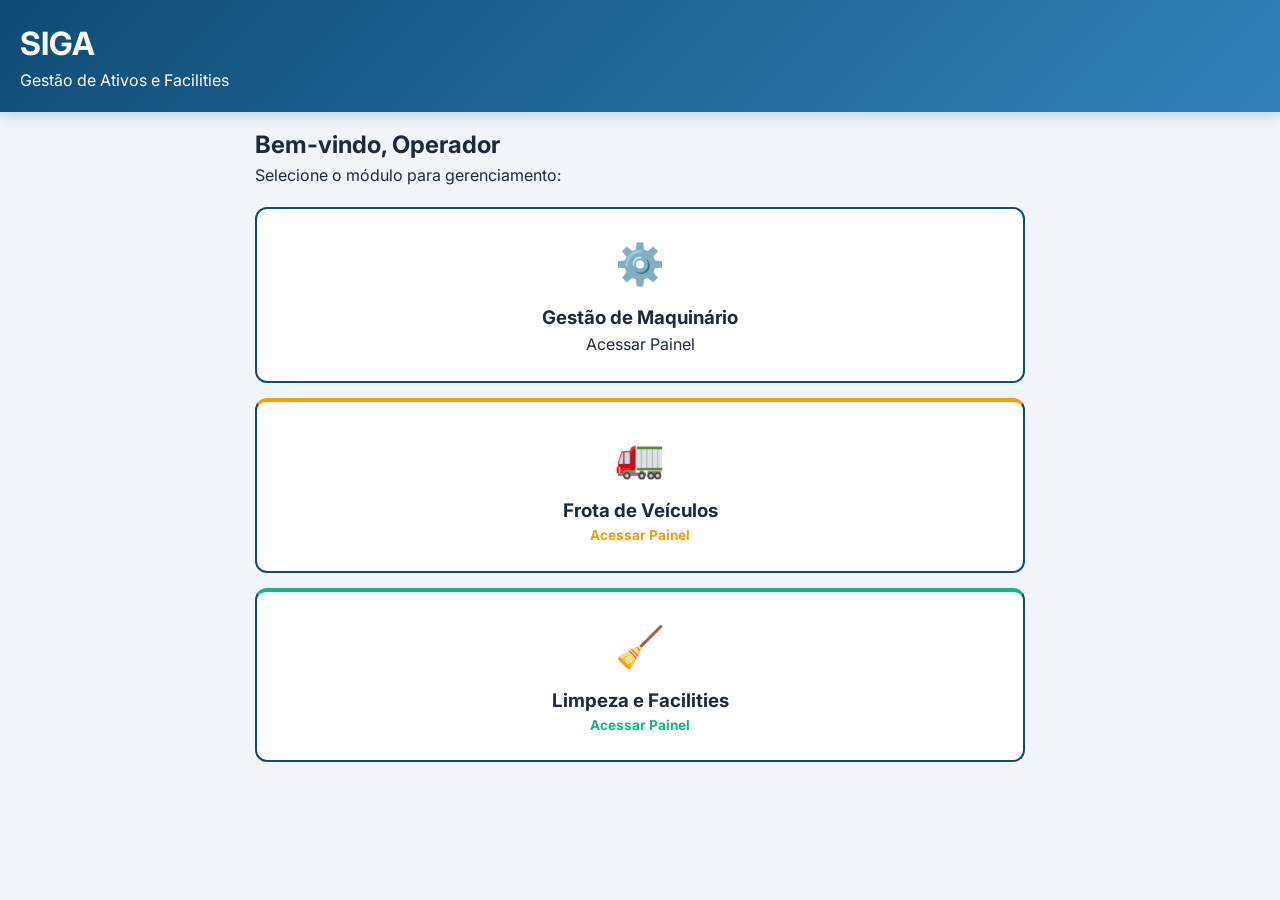
<file: index.html>
<!DOCTYPE html>
<html lang="pt-br">
  <head>
    <meta charset="UTF-8" />
    <meta name="viewport" content="width=device-width, initial-scale=1.0, maximum-scale=1.0, user-scalable=no" />
    <title>SIGA - Gestão Industrial</title>
    <link rel="stylesheet" href="css/global.css" />
    <link rel="stylesheet" href="css/index.css" />
  </head>
  <body>
    <header class="main-header">
      <h1>SIGA</h1>
      <p>Gestão de Ativos e Facilities</p>
    </header>

    <main class="container">
      <section class="welcome-msg">
        <h2>Bem-vindo, Operador</h2>
        <p>Selecione o módulo para gerenciamento:</p>
      </section>

      <nav class="menu-grid">
        <a href="maquinario.html" class="menu-card active">
          <div class="icon">⚙️</div>
          <h3>Gestão de Maquinário</h3>
          <span>Acessar Painel</span>
        </a>

        <a href="painel-frota.html" class="menu-card active" style="border-top: 4px solid #f59e0b;">
          <div class="icon">🚛</div>
          <h3>Frota de Veículos</h3>
          <span style="color: #f59e0b; font-weight: bold; font-size: 0.85rem;">Acessar Painel</span>
        </a>

        <a href="limpeza.html" class="menu-card active" style="border-top: 4px solid #10b981;">
          <div class="icon">🧹</div>
          <h3>Limpeza e Facilities</h3>
          <span style="color: #10b981; font-weight: bold; font-size: 0.85rem;">Acessar Painel</span>
        </a>
      </nav>
    </main>
  </body>
</html>
</file>
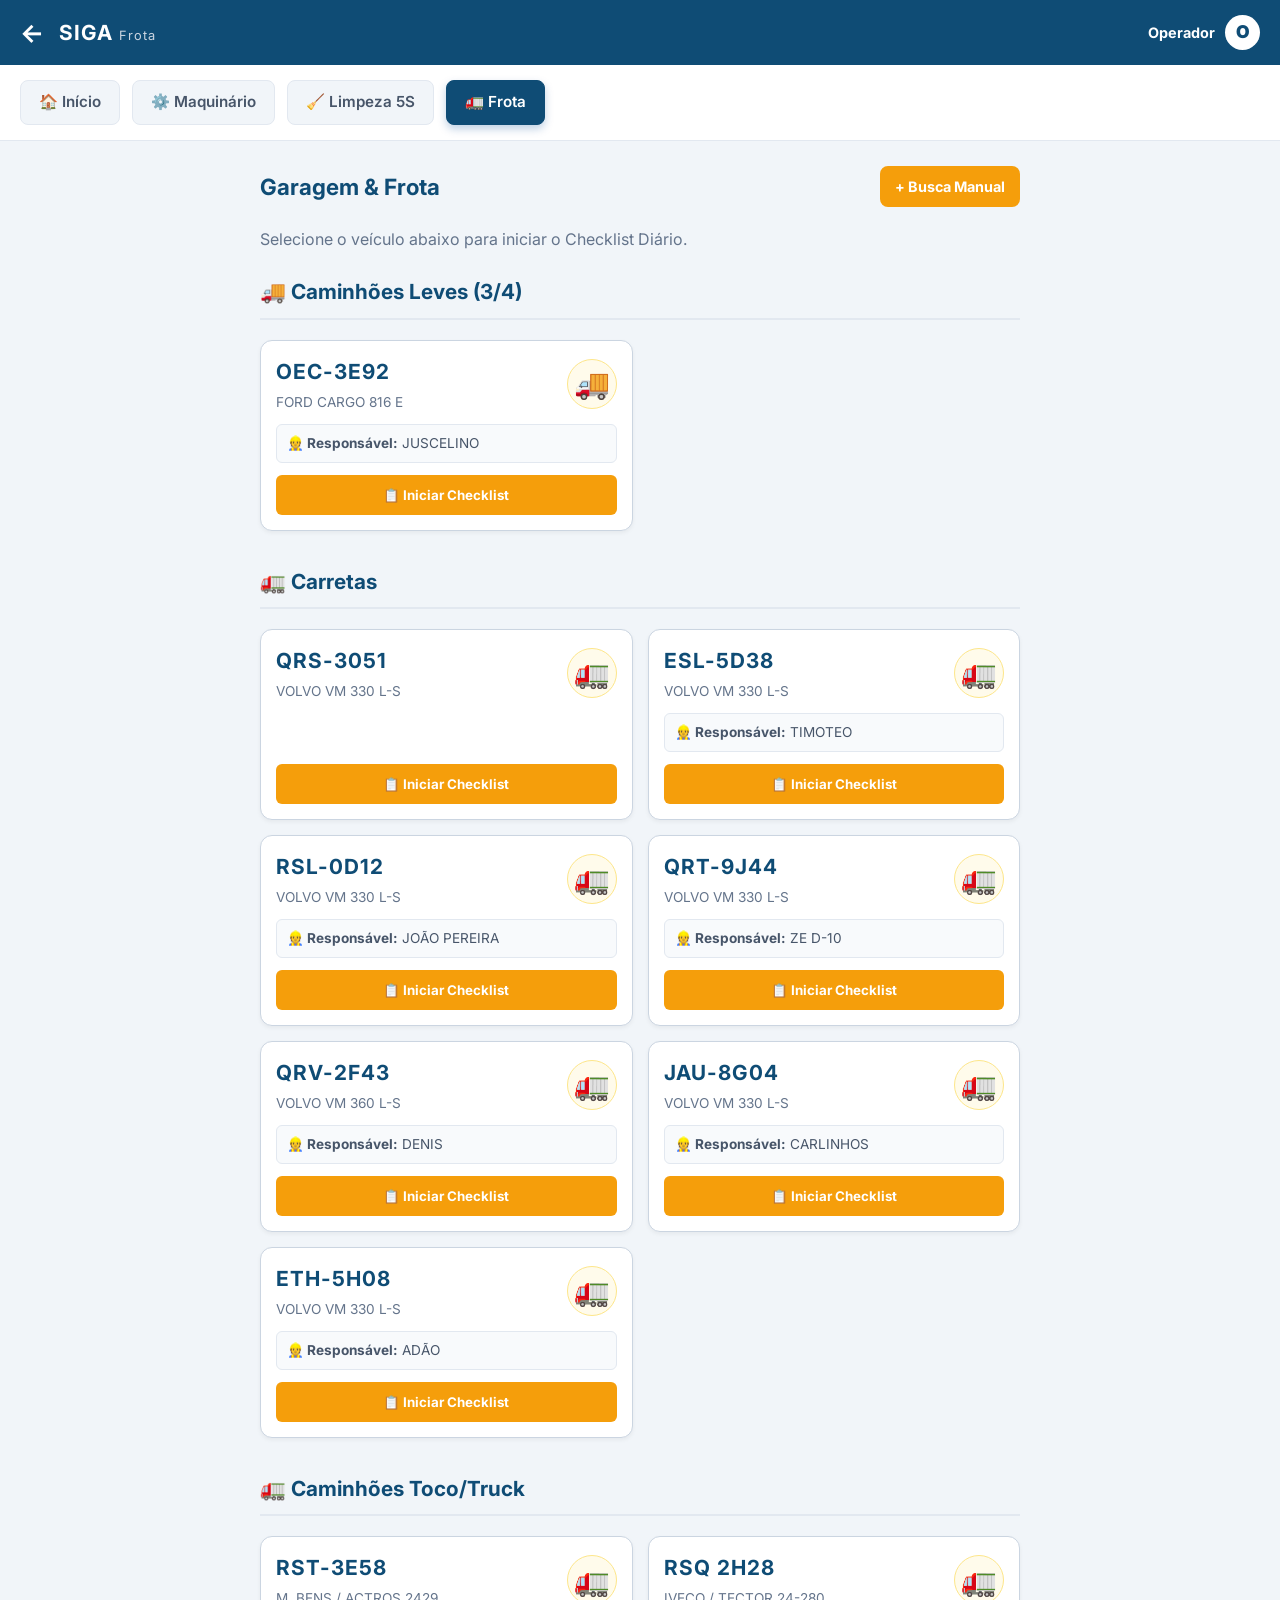
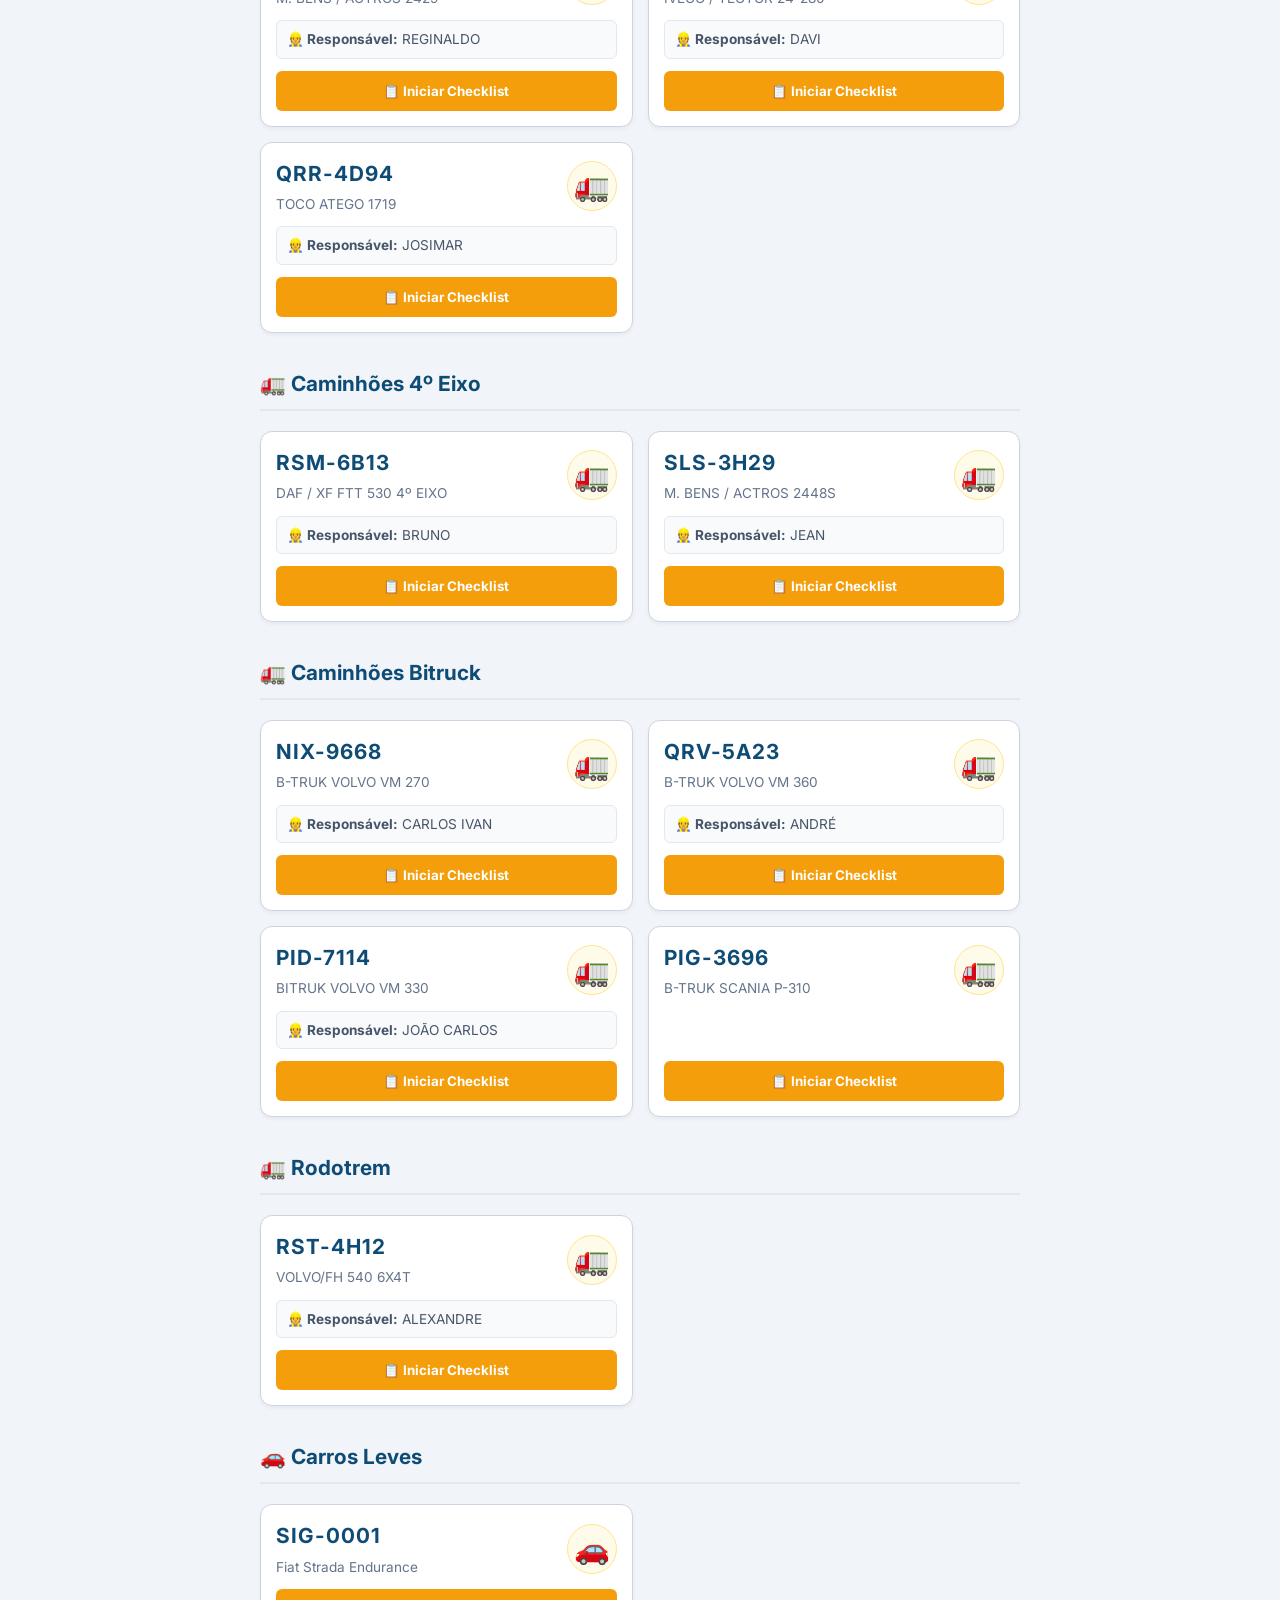
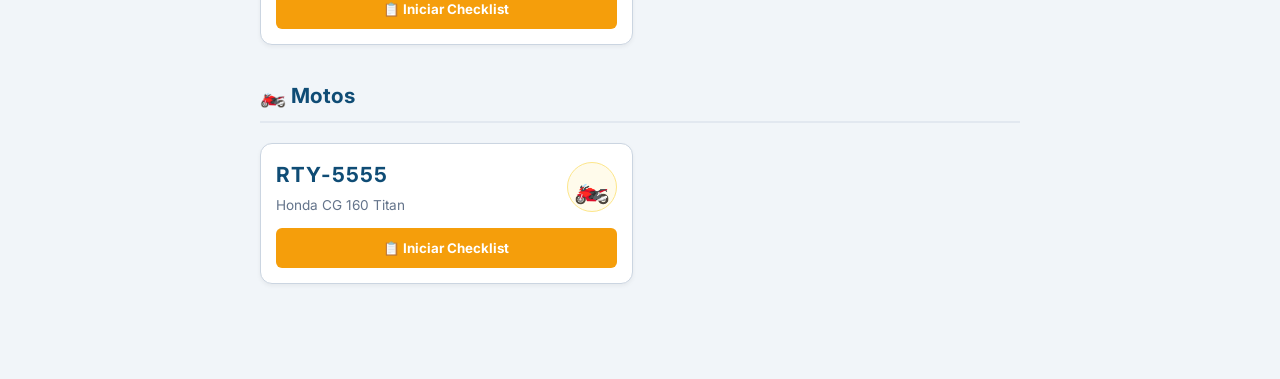
<file: painel-frota.html>
<!DOCTYPE html>
<html lang="pt-br">
<head>
    <meta charset="UTF-8">
    <meta name="viewport" content="width=device-width, initial-scale=1.0, maximum-scale=1.0, user-scalable=no">
    <title>SIGA - Painel de Frota</title>
    <link rel="stylesheet" href="css/global.css">
    <link rel="stylesheet" href="css/frota.css">
</head>
<body>
    <header class="main-header">
        <div class="header-left">
            <a href="index.html" class="btn-back-header" title="Voltar ao Menu Principal">←</a>
            <div class="logo-container">
                <h1 style="margin:0; font-size: 1.3rem;">SIGA <span style="font-size:0.8rem; font-weight:normal; color:#cbd5e1;">Frota</span></h1>
            </div>
        </div>
        <div class="user-info">
            <span style="font-size: 0.9rem; font-weight: bold">Operador</span>
            <div class="avatar">O</div>
        </div>
    </header>

    <nav class="main-nav">
        <a href="index.html" class="nav-item">🏠 Início</a>
        <a href="maquinario.html" class="nav-item">⚙️ Maquinário</a>
        <a href="limpeza.html" class="nav-item">🧹 Limpeza 5S</a>
        <a href="painel-frota.html" class="nav-item active">🚛 Frota</a>
    </nav>

    <main class="container" style="padding: 0 20px 20px 20px;">
        <div style="display: flex; justify-content: space-between; align-items: center; margin-bottom: 20px;">
            <h2 style="color: var(--primary); margin: 0; font-size: 1.4rem;">Garagem & Frota</h2>
            <a href="frota.html" style="background: #f59e0b; color: white; padding: 10px 15px; border-radius: 8px; font-weight: bold; text-decoration: none; font-size: 0.9rem; transition: 0.2s;">+ Busca Manual</a>
        </div>
        <p style="color: #64748b; margin-bottom: 25px;">Selecione o veículo abaixo para iniciar o Checklist Diário.</p>

        <div id="frota-container"></div>
    </main>

    <script type="module" src="js/app-painel-frota.js"></script>
</body>
</html>
</file>
<file: css/global.css>
/* =======================================================
   TEMA GLOBAL SIGA - DESIGN SYSTEM INDUSTRIAL
======================================================== */
@import url("https://fonts.googleapis.com/css2?family=Inter:wght@400;500;600;700;800&display=swap");

:root {
  /* Paleta Corporativa */
  --bg-color: #f1f5f9; /* Fundo cinza azulado muito suave */
  --primary: #0f4c75; /* Azul escuro industrial */
  --primary-light: #3282b8; /* Azul de destaque */
  --accent: #00b4d8; /* Ciano para detalhes */

  /* Textos */
  --text-main: #1e293b; /* Quase preto para leitura confortável */
  --text-muted: #64748b; /* Cinza para textos secundários */
  --white: #ffffff;

  /* Status Semânticos (Cores universais de alerta) */
  --gray: #cbd5e1;
  --success: #10b981; /* Verde esmeralda */
  --warning: #f59e0b; /* Laranja/Âmbar */
  --danger: #ef4444; /* Vermelho alerta */
  --dark: #334155;
}

* {
  box-sizing: border-box;
  margin: 0;
  padding: 0;
  font-family: "Inter", sans-serif; /* Fonte moderna e legível */
  -webkit-tap-highlight-color: transparent; /* Remove brilho azul ao tocar no celular */
}

body {
  background-color: var(--bg-color);
  color: var(--text-main);
  padding-bottom: 40px;
  line-height: 1.5;
}

.container {
  padding: 15px;
  max-width: 800px; /* Alargado um pouco para telas maiores */
  margin: 0 auto;
}

/* --- Cabeçalho Moderno com Gradiente --- */
.main-header,
.sub-header {
  background: linear-gradient(135deg, var(--primary), var(--primary-light));
  color: var(--white);
  padding: 20px;
  box-shadow: 0 4px 12px rgba(15, 76, 117, 0.2);
}

.sub-header {
  display: flex;
  align-items: center;
  justify-content: space-between;
  border-bottom-left-radius: 12px;
  border-bottom-right-radius: 12px;
  margin-bottom: 20px;
}

.sub-header h2 {
  font-size: 1.25rem;
  font-weight: 700;
  letter-spacing: 0.5px;
}

.btn-back {
  background: rgba(255, 255, 255, 0.2);
  color: white;
  text-decoration: none;
  font-weight: 600;
  padding: 8px 12px;
  border-radius: 8px;
  font-size: 0.9rem;
  transition: background 0.2s;
}

.btn-back:hover {
  background: rgba(255, 255, 255, 0.3);
}

/* --- Overlay Global de Carregamento --- */
.overlay {
  position: fixed;
  top: 0;
  left: 0;
  width: 100%;
  height: 100%;
  background: rgba(15, 76, 117, 0.85); /* Fundo azul marinho translúcido */
  backdrop-filter: blur(4px);
  display: flex;
  align-items: center;
  justify-content: center;
  z-index: 9999;
  color: white;
}
.overlay.hidden {
  display: none !important;
}

.overlay-content {
  text-align: center;
}
.spinner {
  width: 50px;
  height: 50px;
  border: 5px solid rgba(255, 255, 255, 0.2);
  border-top: 5px solid var(--accent);
  border-radius: 50%;
  animation: spin 1s linear infinite;
  margin: 0 auto 15px auto;
}
@keyframes spin {
  0% {
    transform: rotate(0deg);
  }
  100% {
    transform: rotate(360deg);
  }
}
</file>
<file: css/index.css>
.menu-grid {
  display: grid;
  gap: 15px;
  margin-top: 20px;
}
.menu-card {
  background: var(--white);
  padding: 25px;
  border-radius: 12px;
  text-decoration: none;
  color: inherit;
  display: flex;
  flex-direction: column;
  align-items: center;
  border: 2px solid transparent;
  transition: 0.3s;
}
.menu-card.active {
  border-color: var(--primary);
}
.menu-card.disabled {
  opacity: 0.6;
  filter: grayscale(1);
  pointer-events: none;
}
.menu-card .icon {
  font-size: 2.5rem;
  margin-bottom: 10px;
}
.badge {
  background: #666;
  color: white;
  padding: 2px 8px;
  border-radius: 4px;
  font-size: 0.7rem;
  margin-top: 5px;
}
</file>
<file: css/frota.css>
/* =========================================
   CABEÇALHO E NAVEGAÇÃO SUPERIOR
   ========================================= */
.main-header { display: flex; align-items: center; justify-content: space-between; background: var(--primary, #004a99); color: white; padding: 15px 20px; box-shadow: 0 4px 6px rgba(0, 0, 0, 0.1); }
.header-left { display: flex; align-items: center; gap: 15px; }
.btn-back-header { color: white; text-decoration: none; font-size: 1.6rem; font-weight: bold; transition: transform 0.2s; line-height: 1; }
.btn-back-header:hover { transform: scale(1.1); }
.logo-container h1 { margin: 0; font-size: 1.5rem; letter-spacing: 1px; }
.logo-container span { font-size: 0.8rem; color: #cbd5e1; }
.user-info { display: flex; align-items: center; gap: 10px; }
.avatar { background: white; color: var(--primary, #004a99); width: 35px; height: 35px; border-radius: 50%; display: flex; align-items: center; justify-content: center; font-weight: 900; font-size: 1.1rem; }

.main-nav { display: flex; gap: 12px; padding: 15px 20px; background: white; overflow-x: auto; white-space: nowrap; margin-bottom: 25px; border-bottom: 1px solid #e2e8f0; }
.main-nav::-webkit-scrollbar { height: 4px; }
.main-nav::-webkit-scrollbar-thumb { background: #cbd5e1; border-radius: 4px; }
.nav-item { padding: 10px 18px; text-decoration: none; color: #475569; font-weight: 600; font-size: 0.95rem; border-radius: 8px; background: #f1f5f9; border: 1px solid #e2e8f0; transition: 0.3s; display: flex; align-items: center; gap: 8px; }
.nav-item:hover { background: #e2e8f0; color: var(--primary, #004a99); }
.nav-item.active { background: var(--primary, #004a99); color: white; border-color: var(--primary, #004a99); box-shadow: 0 4px 8px rgba(0, 74, 153, 0.25); }

/* =========================================
   FORMULÁRIOS (ESTILIZAÇÃO CORRETA)
   ========================================= */
.form-group { margin-bottom: 18px; }
.form-group label { display: block; font-weight: bold; color: var(--primary); margin-bottom: 8px; font-size: 0.95rem; }
.input-padrao { width: 100%; padding: 14px 15px; border: 1px solid #cbd5e1; border-radius: 8px; font-size: 1rem; color: #334155; background: white; transition: 0.3s; box-sizing: border-box; }
.input-padrao:focus { outline: none; border-color: var(--primary); box-shadow: 0 0 0 3px rgba(0, 74, 153, 0.15); }
textarea.input-padrao { resize: vertical; min-height: 110px; font-family: inherit; }

/* =========================================
   PAINEL DE FROTA (DASHBOARD) E RESTANTE
   ========================================= */
.categoria-section { margin-bottom: 35px; }
.categoria-titulo { font-size: 1.3rem; color: var(--primary); border-bottom: 2px solid #e2e8f0; padding-bottom: 10px; margin-bottom: 20px; display: flex; align-items: center; gap: 10px; }
.grid-veiculos { display: grid; grid-template-columns: repeat(auto-fill, minmax(280px, 1fr)); gap: 15px; }
.card-veiculo { background: white; border: 1px solid #cbd5e1; border-radius: 12px; padding: 15px; display: flex; align-items: center; justify-content: space-between; cursor: pointer; transition: 0.2s; box-shadow: 0 2px 4px rgba(0,0,0,0.05); text-decoration: none; }
.card-veiculo:hover { border-color: #f59e0b; transform: translateY(-4px); box-shadow: 0 8px 15px rgba(0,0,0,0.1); }
.veiculo-info h4 { margin: 0 0 5px 0; font-size: 1.3rem; color: #334155; letter-spacing: 1px;}
.veiculo-info p { margin: 0; font-size: 0.85rem; color: #64748b; }
.icon-veiculo { font-size: 2rem; background: #fffbeb; width: 60px; height: 60px; display: flex; align-items: center; justify-content: center; border-radius: 50%; border: 1px solid #fde68a; }

.search-container { position: relative; margin-bottom: 20px; }
.vehicle-list { position: absolute; top: 100%; left: 0; right: 0; background: white; border: 1px solid #cbd5e1; border-radius: 8px; max-height: 200px; overflow-y: auto; z-index: 100; box-shadow: 0 10px 25px rgba(0,0,0,0.15); display: none; }
.vehicle-list.active { display: flex; flex-direction: column; }
.vehicle-item { padding: 15px; border-bottom: 1px solid #f1f5f9; cursor: pointer; display: flex; justify-content: space-between; align-items: center; font-weight: bold; color: #334155; transition: 0.2s;}
.vehicle-item:hover { background: #f8fafc; color: var(--primary); }

.checklist-group { margin-bottom: 25px; background: white; border-radius: 8px; padding: 15px; border: 1px solid #e2e8f0; }
.checklist-group h4 { background: #f1f5f9; padding: 12px; border-radius: 6px; color: #475569; margin-top: 0; margin-bottom: 15px; border-left: 4px solid var(--primary); font-size: 1.05rem;}
.check-item { display: flex; flex-direction: column; gap: 10px; padding: 15px 0; border-bottom: 1px dashed #cbd5e1; }
.check-item:last-child { border-bottom: none; padding-bottom: 0; }
.check-label { font-size: 1rem; color: #334155; font-weight: 700; }
.check-actions { display: flex; gap: 10px; width: 100%; }

.radio-btn { display: flex; align-items: center; justify-content: center; flex: 1; height: 50px; border-radius: 8px; font-weight: 900; font-size: 1.1rem; cursor: pointer; border: 2px solid #cbd5e1; background: #f8fafc; color: #94a3b8; transition: 0.2s; }
.radio-btn input { display: none; }
.radio-btn:has(input[value="C"]:checked) { background: #d1fae5; border-color: #10b981; color: #059669; }
.radio-btn:has(input[value="NC"]:checked) { background: #fee2e2; border-color: #ef4444; color: #dc2626; }

.grid-2 { display: grid; grid-template-columns: 1fr 1fr; gap: 15px; }
.box-avaria { background: #fef2f2; border: 1px solid #f87171; padding: 15px; border-radius: 8px; margin-bottom: 20px; }
</file>
